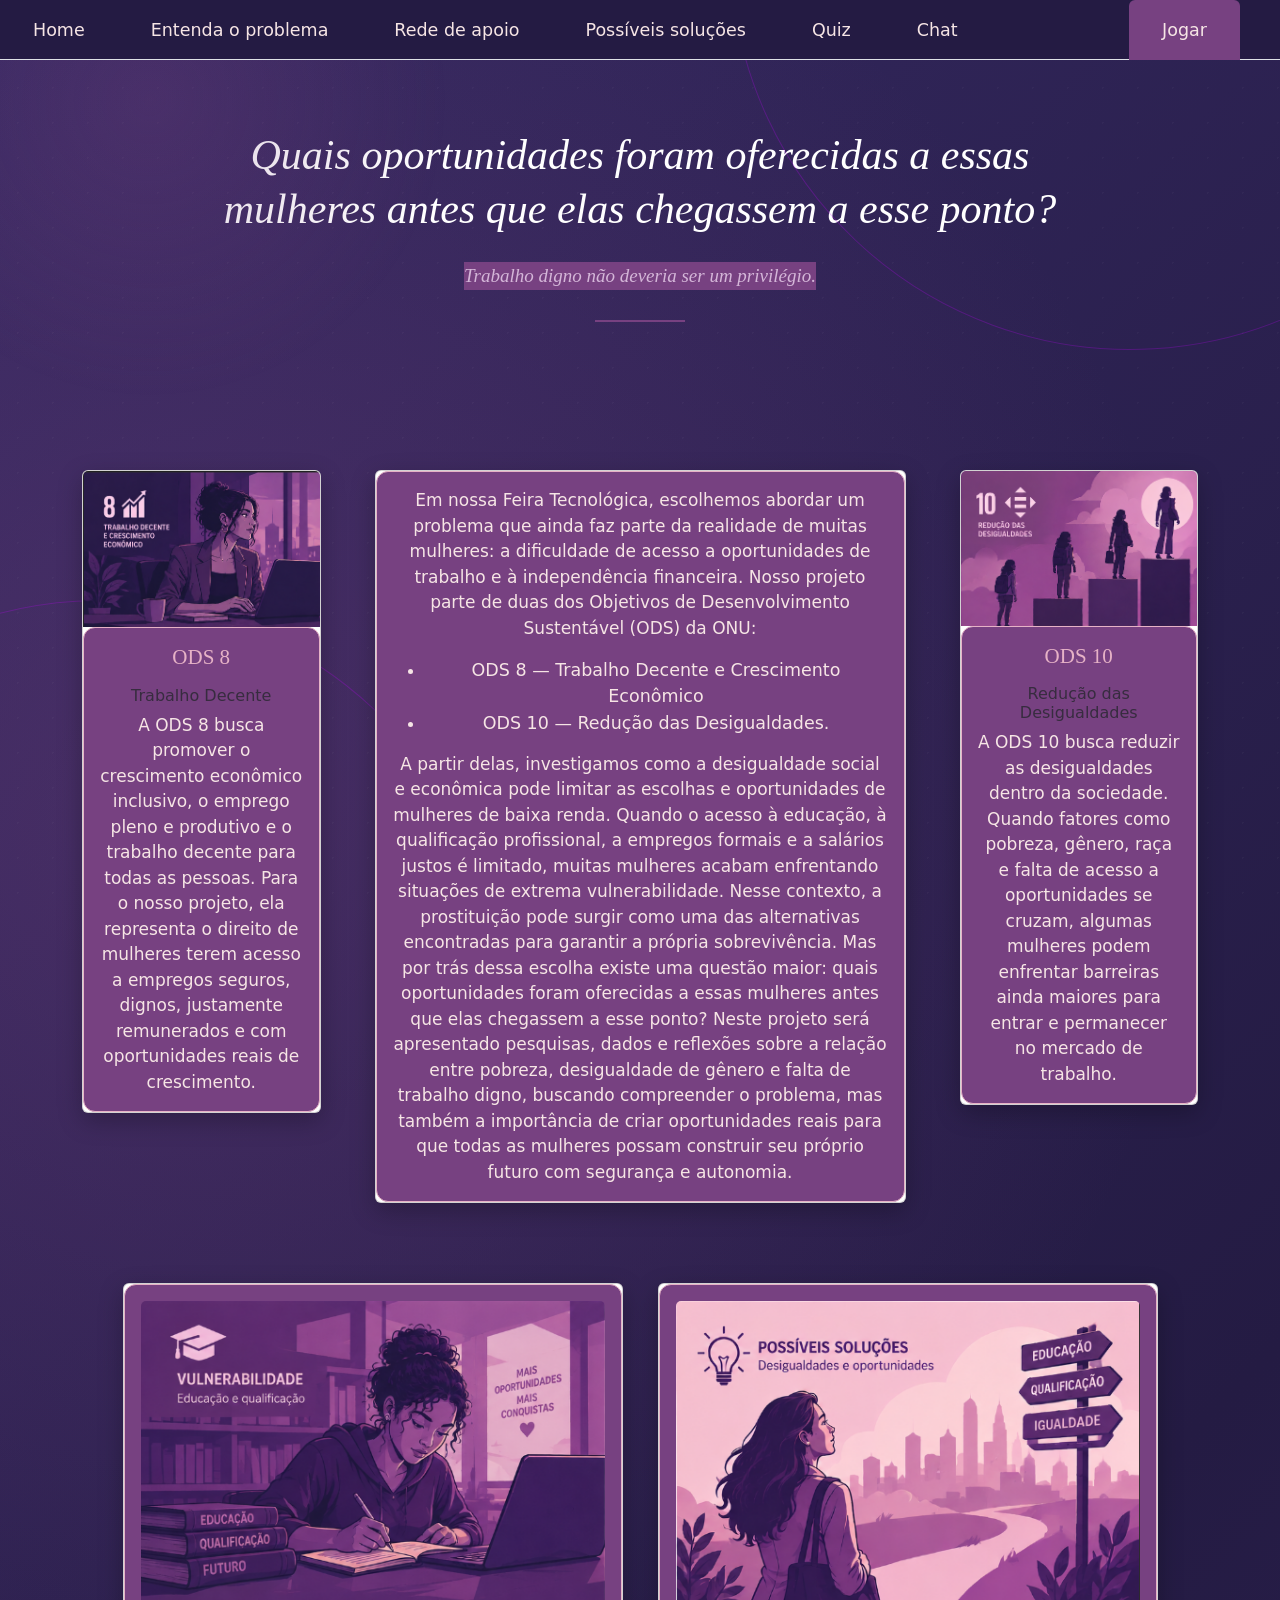
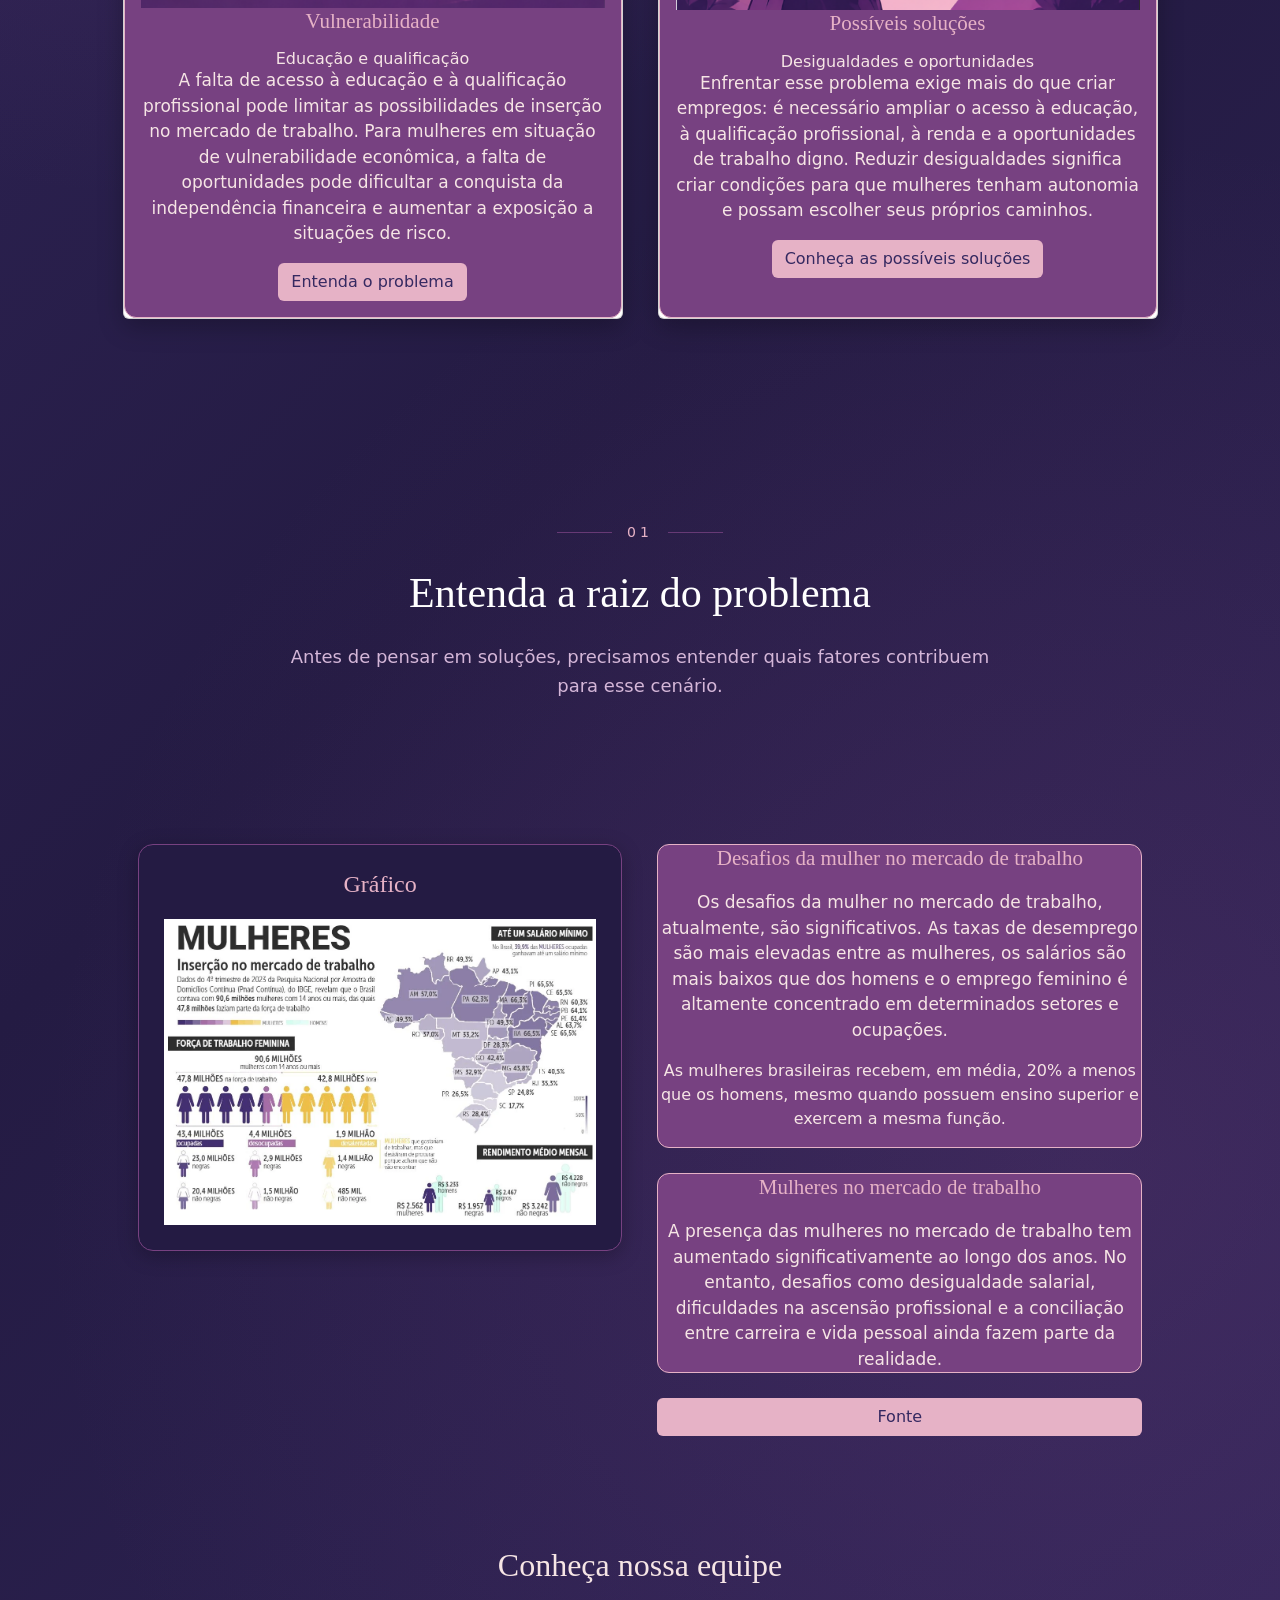
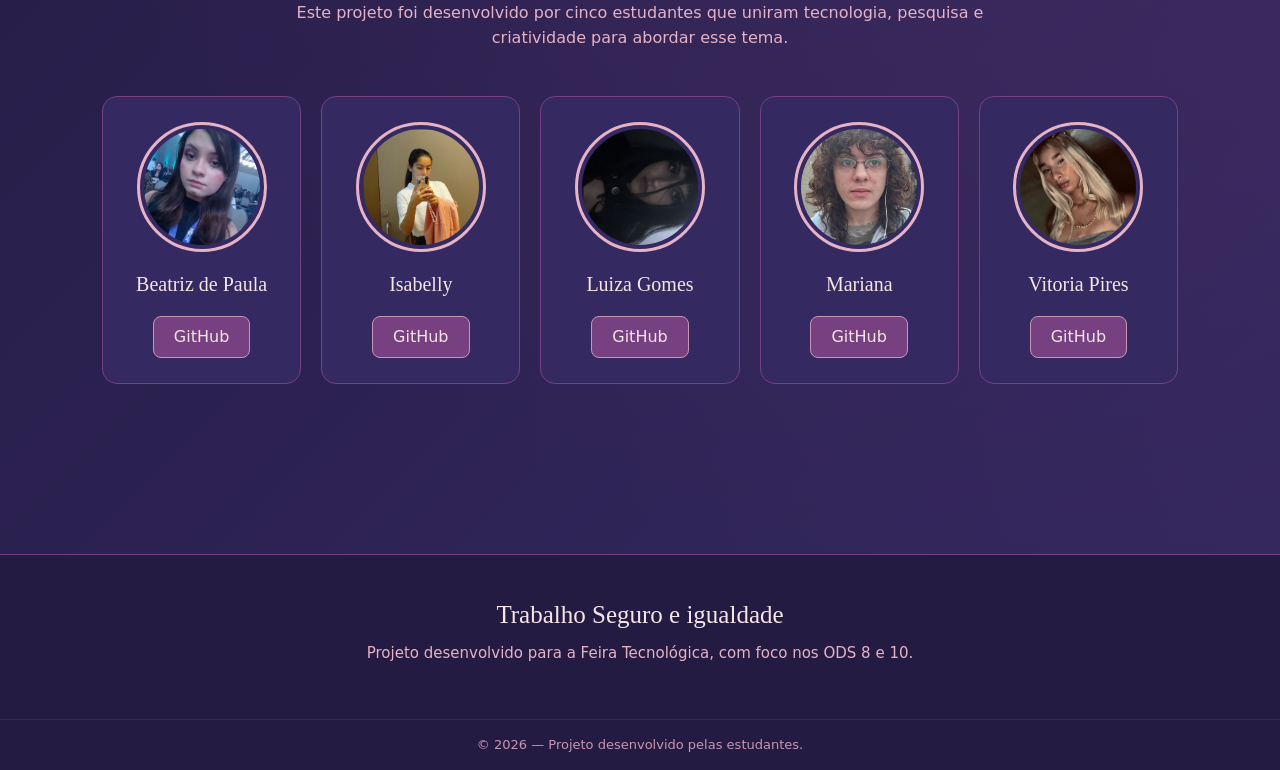
<file: index.html>
<!DOCTYPE html>
<html lang="pt-BR">
 
<head>
    <meta charset="UTF-8">
    <meta name="viewport" content="width=device-width, initial-scale=1.0">
    <link href="https://cdn.jsdelivr.net/npm/bootstrap@5.3.8/dist/css/bootstrap.min.css" rel="stylesheet"
        integrity="sha384-sRIl4kxILFvY47J16cr9ZwB07vP4J8+LH7qKQnuqkuIAvNWLzeN8tE5YBujZqJLB" crossorigin="anonymous">
    <link rel="stylesheet" href="style.css">
    <title>Além da escolha</title>
    <link rel="shortcut icon" href="img/icon.png" type="image/x-icon">
</head>
 
<body>
    <!-- isso faz parte do background -->
    <div class="background-lines"></div>
 
    <ul class="nav nav-tabs">
        <li class="nav-item">
            <a class="nav-link" aria-current="page" href="index.html">Home</a>
        </li>
        <li class="nav-item">
            <a class="nav-link" href="index.html#entenda-problema">Entenda o problema</a>
        </li>
        <!-- <li class="nav-item">
            <a class="nav-link" href="entrevista.html">Entrevista</a>
        </li> -->
        <li class="nav-item">
            <a class="nav-link" href="auxilio.html#rede-apoio">Rede de apoio</a>
        </li>
        <li class="nav-item">
            <a class="nav-link" href="auxilio.html#alternativas">Possíveis soluções</a>
        </li>
        <li class="nav-item">
            <a class="nav-link" href="quiz.html">Quiz</a>
        </li>
        <li class="nav-item">
            <a class="nav-link" href="chat.php">Chat</a>
        </li>
 
        <a class="nav-link btn-jogo" href="jogo.html">Jogar</a>
    </ul>
 
    <!-- FRASE DE IMPACTO -->
    <section class="frase-impacto">
        <p>
            Quais oportunidades foram oferecidas a essas mulheres
            antes que elas chegassem a esse ponto?
        </p>
 
        <span>
            Trabalho digno não deveria ser um privilégio.
        </span>
    </section>
 
 
    <div class="container text-center marginup">
 
        <!-- CARDS ODS -->
        <div class="row">
 
            <div class="col">
                <div class="card" style="width: 18rem;">
                    <img src="img/ods8.png" class="card-img-top" alt="...">
                    <div class="card-body">
                        <h5 class="card-title">ODS 8</h5>
                        <h6 class="card-subtitle mb-2 text-body-secondary">Trabalho Decente</h6>
                        <p class="card-text">
                            A ODS 8 busca promover o crescimento econômico inclusivo, o emprego pleno e
                            produtivo e o trabalho decente para todas as pessoas. Para o nosso projeto, ela
                            representa o direito de mulheres terem acesso a empregos seguros, dignos,
                            justamente remunerados e com oportunidades reais de crescimento.
                        </p>
                    </div>
                </div>
            </div>
 
            <div class="col">
                <div class="card" style="width: 18rem;">
                    <img src="img/ods10.png" class="card-img-top" alt="...">
                    <div class="card-body">
                        <h5 class="card-title">ODS 10</h5>
                        <h6 class="card-subtitle mb-2 text-body-secondary">Redução das Desigualdades</h6>
                        <p class="card-text">
                            A ODS 10 busca reduzir as desigualdades dentro da sociedade. Quando fatores
                            como pobreza, gênero, raça e falta de acesso a oportunidades se cruzam, algumas
                            mulheres podem enfrentar barreiras ainda maiores para entrar e permanecer no
                            mercado de trabalho.
                        </p>
                    </div>
                </div>
            </div>
 
            <!-- CARD CENTRAL -->
            <div class="col-6">
                <div class="card">
                    <div class="card-body">
 
                        <p class="card-text">
                            Em nossa Feira Tecnológica, escolhemos abordar um problema que ainda faz parte da
                            realidade de muitas mulheres: a dificuldade de acesso a oportunidades de trabalho
                            e à independência financeira.
 
                            Nosso projeto parte de duas dos Objetivos de Desenvolvimento Sustentável (ODS)
                            da ONU:
                        </p>
 
                        <ul>
                            <li>ODS 8 — Trabalho Decente e Crescimento Econômico</li>
                            <li>ODS 10 — Redução das Desigualdades.</li>
                        </ul>
 
                        <p class="card-text">
                            A partir delas, investigamos como a desigualdade social e econômica pode limitar
                            as escolhas e oportunidades de mulheres de baixa renda.
 
                            Quando o acesso à educação, à qualificação profissional, a empregos formais e a
                            salários justos é limitado, muitas mulheres acabam enfrentando situações de
                            extrema vulnerabilidade. Nesse contexto, a prostituição pode surgir como uma das
                            alternativas encontradas para garantir a própria sobrevivência.
 
                            Mas por trás dessa escolha existe uma questão maior: quais oportunidades foram
                            oferecidas a essas mulheres antes que elas chegassem a esse ponto?
 
                            Neste projeto será apresentado pesquisas, dados e reflexões sobre a relação entre
                            pobreza, desigualdade de gênero e falta de trabalho digno, buscando compreender o
                            problema, mas também a importância de criar oportunidades reais para que todas as
                            mulheres possam construir seu próprio futuro com segurança e autonomia.
                        </p>
 
                    </div>
                </div>
            </div>
 
        </div> <!-- fim .row -->
 
 
        <!-- CARDS ENTENDA O PROBLEMA -->
        <section class="secao-problema">
            <div class="problema-container">
 
                <div class="card card-problema">
                    <div class="card-body">
                        <img src="img/vulnerabilidade.png" class="card-img-top" alt="...">
 
                        <h5 class="card-title">Vulnerabilidade</h5>
 
                        <h6 class="card-subtitle">Educação e qualificação</h6>
 
                        <p class="card-text">
                            A falta de acesso à educação e à qualificação
                            profissional pode limitar as possibilidades de
                            inserção no mercado de trabalho.
 
                            Para mulheres em situação de vulnerabilidade
                            econômica, a falta de oportunidades pode dificultar
                            a conquista da independência financeira e aumentar
                            a exposição a situações de risco.
                        </p>
 
                        <a href="#entenda-problema" class="btn">Entenda o problema</a>
                    </div>
                </div>
 
                <div class="card card-problema">
                    <div class="card-body">
                        <img src="img/solução.png" class="card-img-top" alt="...">
 
                        <h5 class="card-title">Possíveis soluções</h5>
 
                        <h6 class="card-subtitle">Desigualdades e oportunidades</h6>
 
                        <p class="card-text">
                            Enfrentar esse problema exige mais do que criar
                            empregos: é necessário ampliar o acesso à educação,
                            à qualificação profissional, à renda e a oportunidades
                            de trabalho digno.
 
                            Reduzir desigualdades significa criar condições para
                            que mulheres tenham autonomia e possam escolher seus
                            próprios caminhos.
                        </p>
 
                        <a href="auxilio.html" class="btn">Conheça as possíveis soluções</a>
                    </div>
                </div>
 
            </div>
        </section>
 
 
        <!-- INÍCIO: ENTENDA O PROBLEMA -->
        <section id="entenda-problema" class="inicio-problema">
 
            <div class="marcador-problema">
                <span>01</span>
            </div>
 
            <h2>Entenda a raiz do problema</h2>
 
            <p>
                Antes de pensar em soluções, precisamos entender
                quais fatores contribuem para esse cenário.
            </p>
 
        </section>
 
 
        <section class="entenda-problema">
            <div class="area-dados">
 
                <!-- COLUNA 1: GRÁFICO -->
                <div class="tabelas-container">
                    <div class="tabela-dados">
                        <h3>Gráfico</h3>
 
                        <img class="grafico"
                            src="img/grafico1.webp"
                            alt="Gráfico sobre mulheres no mercado de trabalho">
                    </div>
                </div>
 
                <!-- COLUNA 2: CARDS DE TEXTO -->
                <div class="cards-container">
 
                    <div class="area-texto">
                        <div class="card-body">
                            <h5 class="card-title">Desafios da mulher no mercado de trabalho</h5>
 
                            <p class="card-text">
                                Os desafios da mulher no mercado de trabalho,
                                atualmente, são significativos. As taxas de
                                desemprego são mais elevadas entre as mulheres,
                                os salários são mais baixos que dos homens
                                e o emprego feminino é altamente concentrado
                                em determinados setores e ocupações.
                            </p>
 
                            <p>
                                As mulheres brasileiras recebem, em média,
                                20% a menos que os homens, mesmo quando
                                possuem ensino superior e exercem a mesma função.
                            </p>
                        </div>
                    </div>
 
                    <div class="card-texto">
                        <div class="card-body">
                            <h5 class="card-title">Mulheres no mercado de trabalho</h5>
 
                            <p class="card-text">
                                A presença das mulheres no mercado de trabalho
                                tem aumentado significativamente ao longo dos anos.
                                No entanto, desafios como desigualdade salarial,
                                dificuldades na ascensão profissional e a
                                conciliação entre carreira e vida pessoal
                                ainda fazem parte da realidade.
                            </p>
                        </div>
                    </div>
 
                    <a class="btn" href="https://www.gupy.io/blog-do-emprego/mulheres-no-mercado-de-trabalho">
                        Fonte
                    </a>
 
                </div>
 
            </div>
        </section>
 
 
        <!-- EQUIPE -->
        <section class="devs">
 
            <div class="devs-titulo">
                <h2>Conheça nossa equipe</h2>
                <p>
                    Este projeto foi desenvolvido por cinco estudantes que uniram
                    tecnologia, pesquisa e criatividade para abordar esse tema.
                </p>
            </div>
 
            <div class="devs-container">
 
                <!-- DEV 1 -->
                <div class="dev-card">
                    <img src="img/bia.jpg" alt="">
                    <h3>Beatriz de Paula</h3>
                    <a href="https://github.com/biadepaulav" target="_blank" class="github-btn">GitHub</a>
                </div>
 
                <!-- DEV 2 -->
                <div class="dev-card">
                    <img src="img/belly.PNG" alt="">
                    <h3>Isabelly</h3>
                    <a href="https://github.com/isabellyBS" target="_blank" class="github-btn">GitHub</a>
                </div>
 
                <!-- DEV 3 -->
                <div class="dev-card">
                    <img src="img/eu.PNG" alt="">
                    <h3>Luiza Gomes</h3>
                    <a href="https://github.com/luizagomes1008" target="_blank" class="github-btn">GitHub</a>
                </div>
 
                <!-- DEV 4 -->
                <div class="dev-card">
                    <img src="img/1000113112.jpg" alt="">
                    <h3>Mariana</h3>
                    <a href="https://github.com/MariCSilva" target="_blank" class="github-btn">GitHub</a>
                </div>
 
                <!-- DEV 5 -->
                <div class="dev-card">
                    <img src="img/IMG_9722.jpeg" alt="">
                    <h3>Vitoria Pires</h3>
                    <a href="https://github.com/vihhpires" target="_blank" class="github-btn">GitHub</a>
                </div>
 
            </div>
 
        </section>
 
    </div> <!-- fim .container -->
 
 
    <!-- RODAPÉ -->
    <footer class="footer">
 
        <div class="footer-conteudo">
            <h3>Trabalho Seguro e igualdade</h3>
 
            <p>
                Projeto desenvolvido para a Feira Tecnológica,
                com foco nos ODS 8 e 10.
            </p>
        </div>
 
        <div class="footer-final">
            <p>© 2026 — Projeto desenvolvido pelas estudantes.</p>
        </div>
 
    </footer>
 
    <script src="https://cdn.jsdelivr.net/npm/bootstrap@5.3.8/dist/js/bootstrap.bundle.min.js"></script>
</body>
 
</html>
</file>
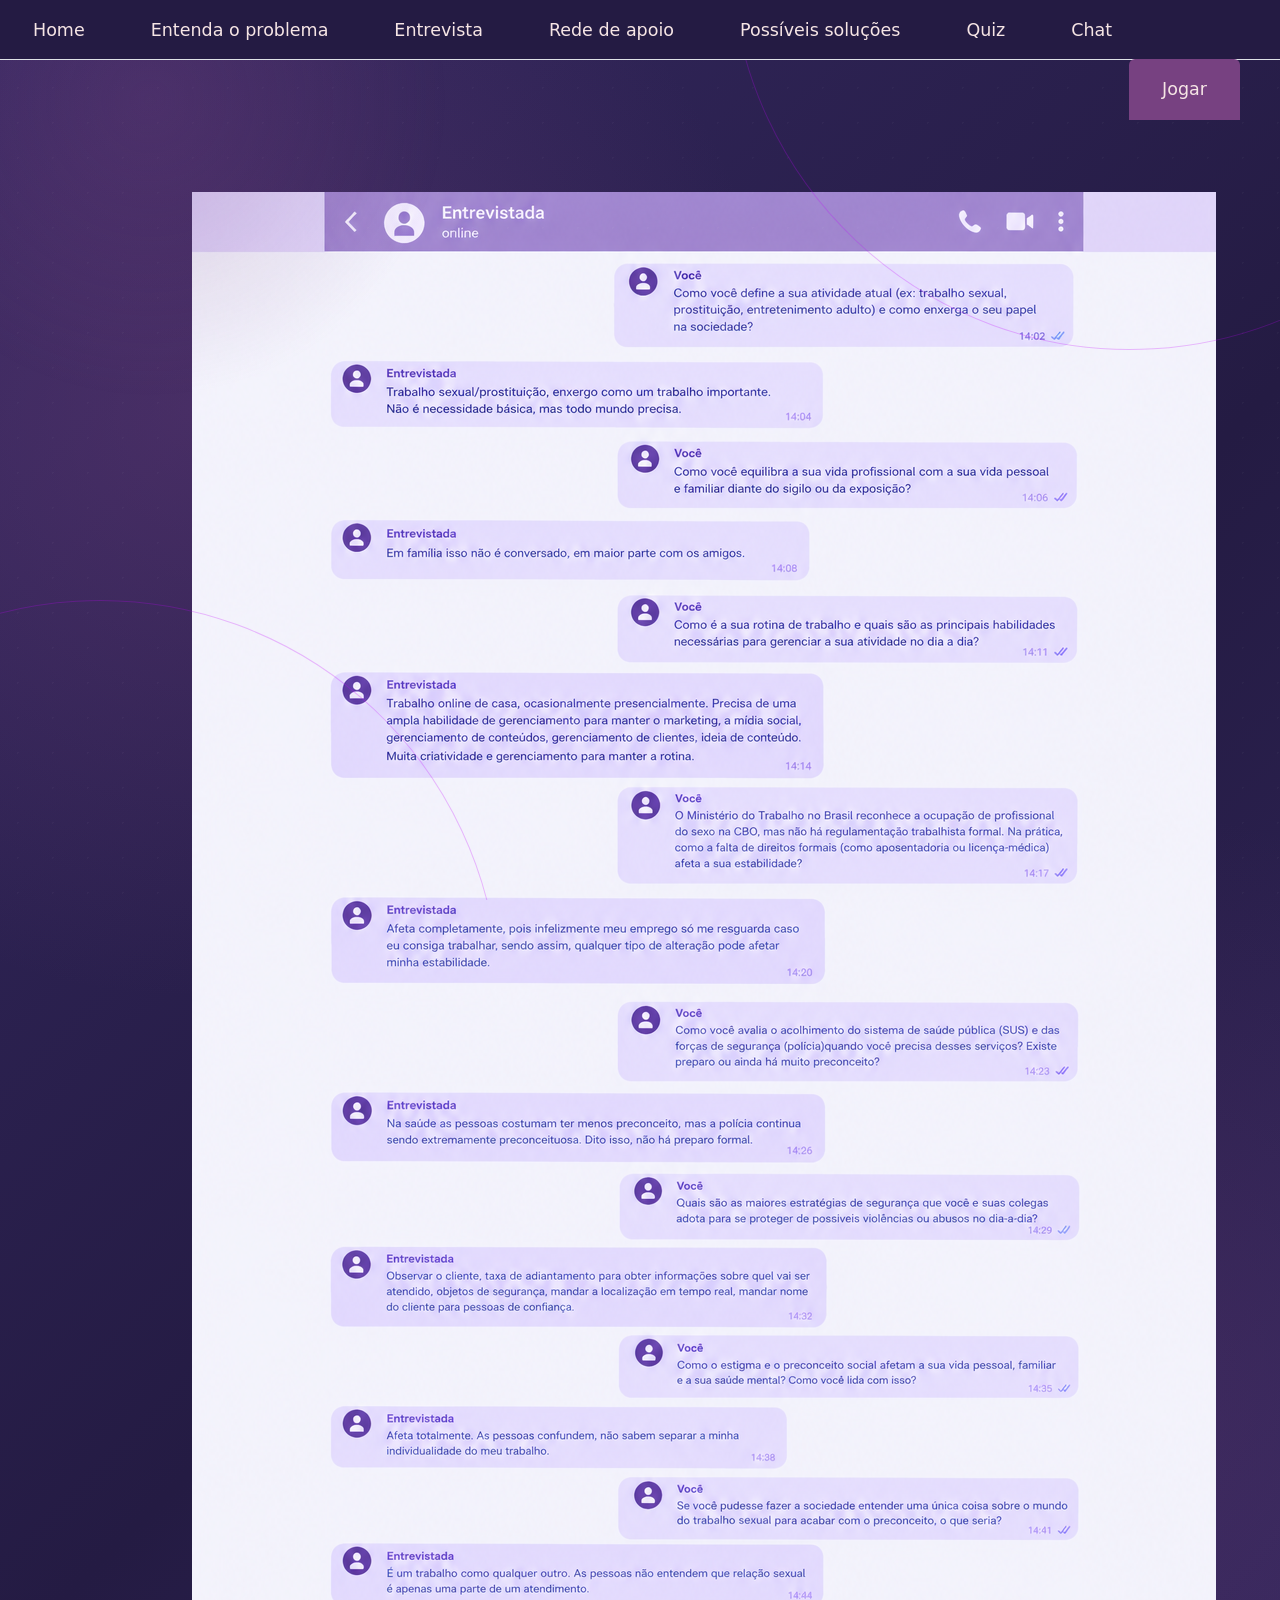
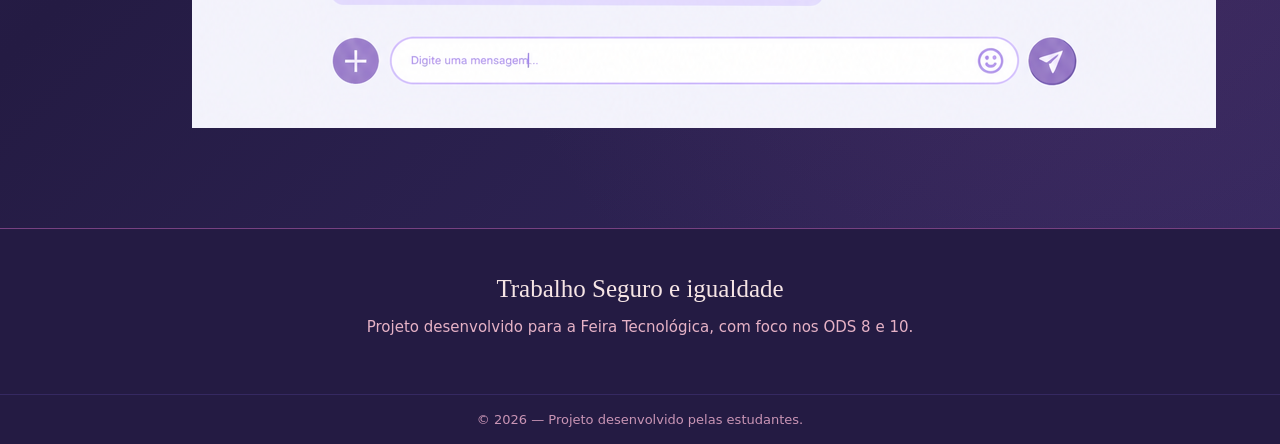
<file: entrevista.html>
<!DOCTYPE html>
<html lang="pt-BR">

<head>
    <meta charset="UTF-8">
    <meta name="viewport" content="width=device-width, initial-scale=1.0">
    <link href="https://cdn.jsdelivr.net/npm/bootstrap@5.3.8/dist/css/bootstrap.min.css" rel="stylesheet"
        integrity="sha384-sRIl4kxILFvY47J16cr9ZwB07vP4J8+LH7qKQnuqkuIAvNWLzeN8tE5YBujZqJLB" crossorigin="anonymous">
    <link rel="stylesheet" href="style.css">
    <link rel="shortcut icon" href="img/icon.png" type="image/x-icon">
    <title>projeto</title>
</head>

<body>
<!-- isso faz parte do bakcground-->
    <div class="background-lines"></div>
    <ul class="nav nav-tabs">
        <li class="nav-item">
            <a class="nav-link" aria-current="page" href="index.html">Home</a>
        </li>
        <li class="nav-item">
            <a class="nav-link" href="#entenda-problema"> Entenda o problema</a>
        </li>
        <li class="nav-item">
            <a class="nav-link" href="entrevista.html"> Entrevista</a>
        </li>
        <li class="nav-item">
            <a class="nav-link" href="auxilio.html#rede-apoio"> Rede de apoio</a>
        </li>
        <li class="nav-item">
            <a class="nav-link" href="auxilio.html#alternativas">Possíveis soluções</a>
        </li>
        <li class="nav-item">
            <a class="nav-link" href="quiz.html">Quiz</a>
        </li>
        <li class="nav-item">
            <a class="nav-link" href="chat.php">Chat</a>
        </li>

        <a class=" nav-link btn-jogo" href="jogo.html">Jogar</a>
    </ul>


    <section class="entrevista">

        <img src="img/ChatGPT Image 23 de set. de 2026, 18_13_25.png" alt="mensagem">

    </section>

    </body>

<footer class="footer">


    <div class="footer-conteudo">

        <h3>Trabalho Seguro e igualdade</h3>

        <p>
            Projeto desenvolvido para a Feira Tecnológica,
            com foco nos ODS 8 e 10.
        </p>



    </div>

    <div class="footer-final">
        <p>© 2026 — Projeto desenvolvido pelas estudantes.</p>
    </div>

</footer>
</html>
</file>
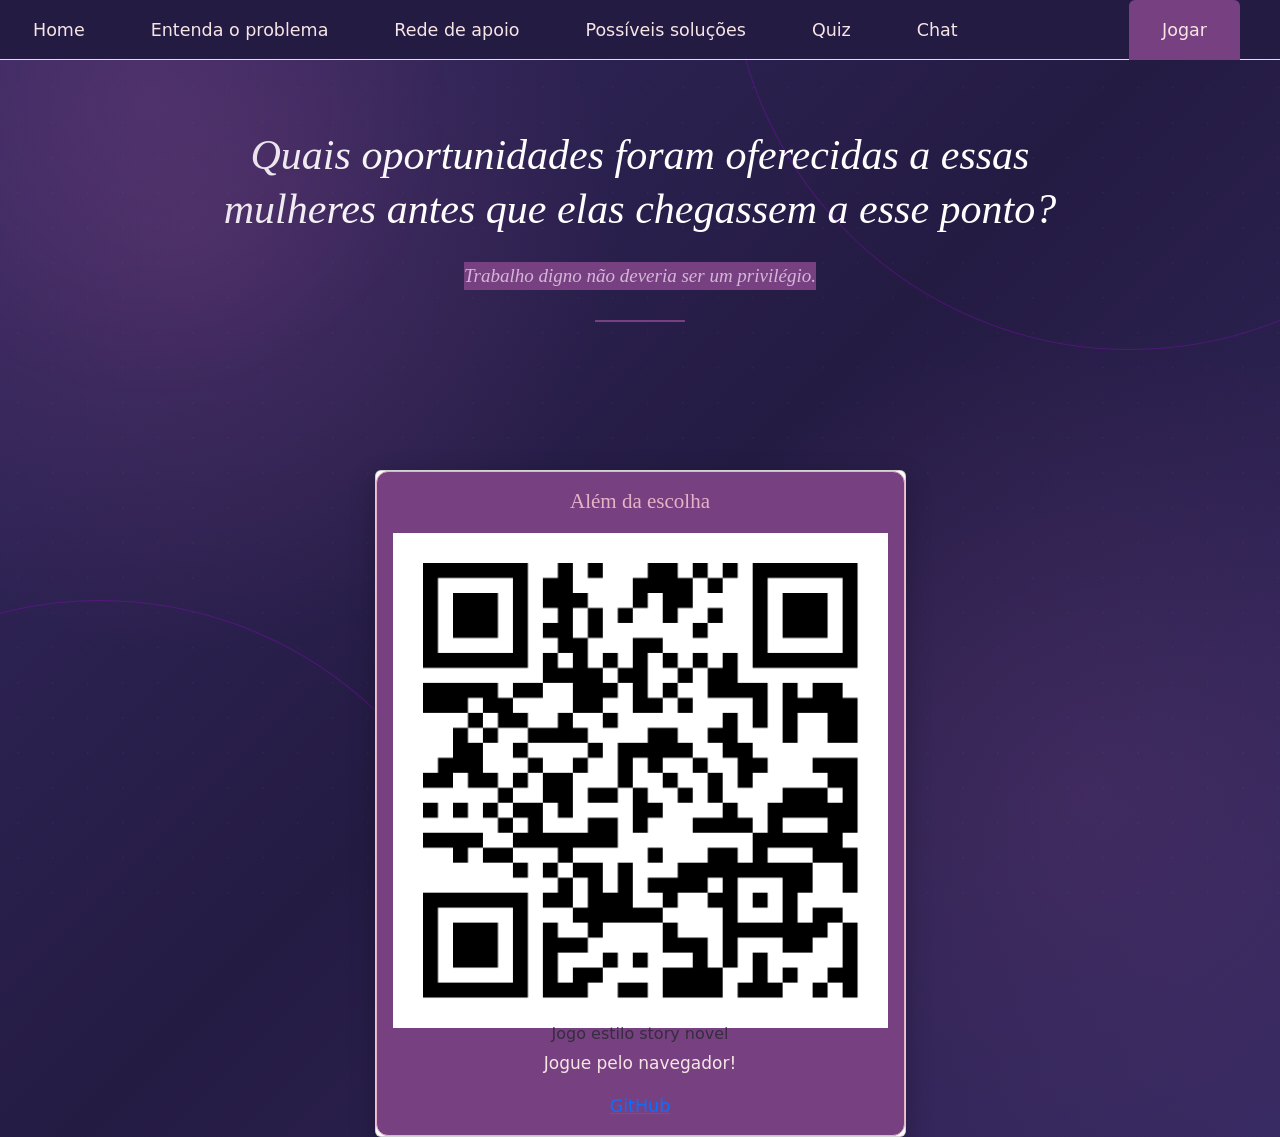
<file: jogo.html>
<!DOCTYPE html>
<html lang="pt-BR">
 
<head>
    <meta charset="UTF-8">
    <meta name="viewport" content="width=device-width, initial-scale=1.0">
    <link href="https://cdn.jsdelivr.net/npm/bootstrap@5.3.8/dist/css/bootstrap.min.css" rel="stylesheet"
        integrity="sha384-sRIl4kxILFvY47J16cr9ZwB07vP4J8+LH7qKQnuqkuIAvNWLzeN8tE5YBujZqJLB" crossorigin="anonymous">
    <link rel="stylesheet" href="style.css">
    <title>projeto</title>
    <link rel="shortcut icon" href="img/icon.png" type="image/x-icon">
</head>
 
<body>
    <!-- isso faz parte do background -->
    <div class="background-lines"></div>
 
    <ul class="nav nav-tabs">
        <li class="nav-item">
            <a class="nav-link" aria-current="page" href="index.html">Home</a>
        </li>
        <li class="nav-item">
            <a class="nav-link" href="index.html#entenda-problema">Entenda o problema</a>
        </li>
        <!-- <li class="nav-item">
            <a class="nav-link" href="entrevista.html">Entrevista</a>
        </li> -->
        <li class="nav-item">
            <a class="nav-link" href="auxilio.html#rede-apoio">Rede de apoio</a>
        </li>
        <li class="nav-item">
            <a class="nav-link" href="auxilio.html#alternativas">Possíveis soluções</a>
        </li>
        <li class="nav-item">
            <a class="nav-link" href="quiz.html">Quiz</a>
        </li>
        <li class="nav-item">
            <a class="nav-link" href="chat.php">Chat</a>
        </li>
 
        <a class="nav-link btn-jogo" href="jogo.html">Jogar</a>
    </ul>
 
    <section class="frase-impacto">
        <p>
            Quais oportunidades foram oferecidas a essas mulheres
            antes que elas chegassem a esse ponto?
        </p>
 
        <span>
            Trabalho digno não deveria ser um privilégio.
        </span>
    </section>
 
    <div class="container text-center marginup">
        <div class="row">
 
            <div class="col-6">
                <div class="card">
                    <div class="card-body">
                        <h5 class="card-title">Além da escolha</h5>
 
                        <img src="img/qrcodeweb.jpeg" alt="QR code para jogar pelo navegador">
 
                        <h6 class="card-subtitle mb-2 text-body-secondary">Jogo estilo story novel</h6>
 
                        <p class="card-text">Jogue pelo navegador!</p>
 
                        <a href="https://github.com/luizagomes1008/projeto_feira/tree/main/escolha/game"
                            class="card-link">GitHub</a>
                    </div>
                </div>
            </div>
 
            <div class="col">
            </div>
 
        </div>
    </div>
</body>
 
</html>
</file>
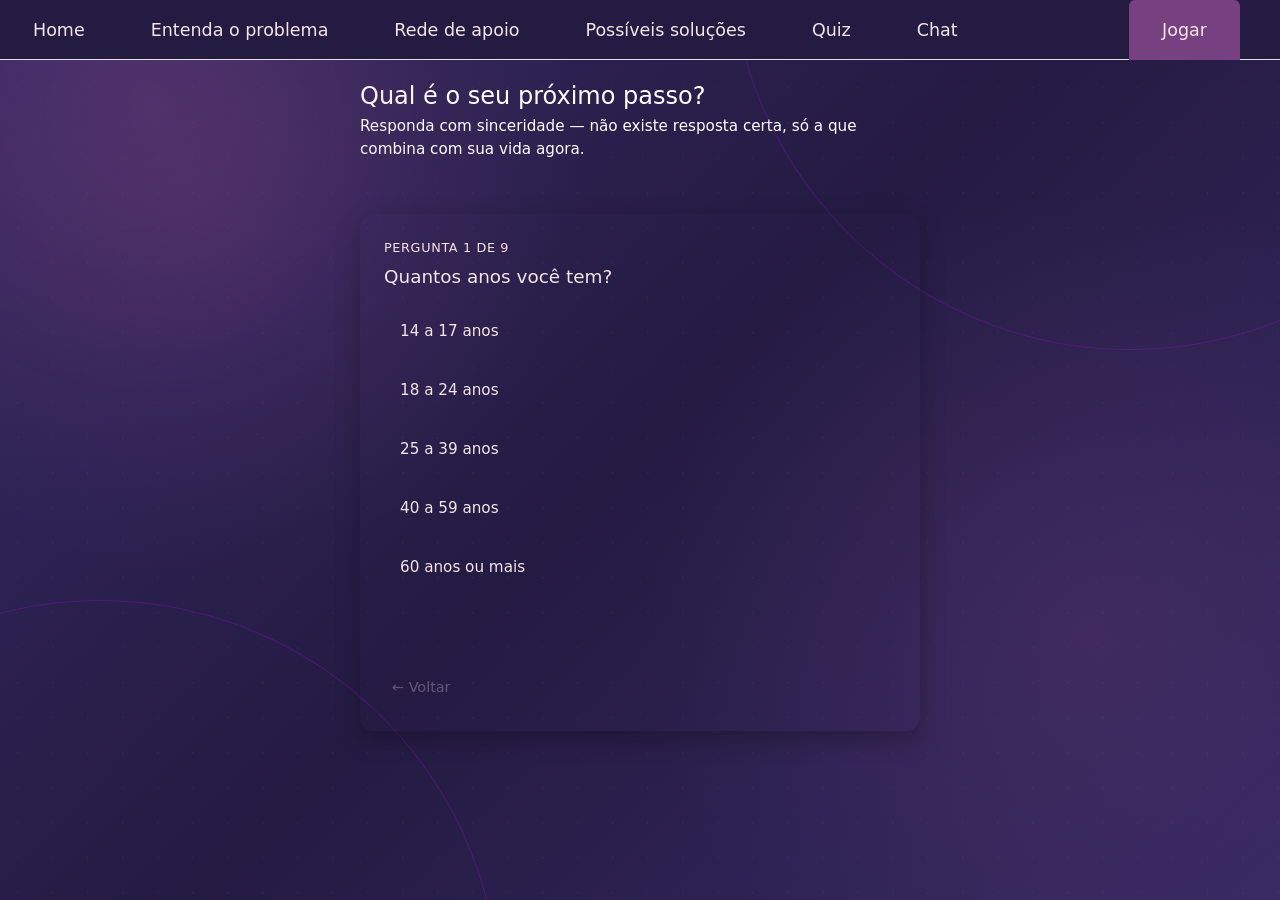
<file: quiz.html>
<!DOCTYPE html>
<html lang="pt-BR">
 
<head>
    <meta charset="UTF-8">
    <meta name="viewport" content="width=device-width, initial-scale=1, viewport-fit=cover">
    <title>Quiz: Qual seu próximo passo?</title>
    <link rel="shortcut icon" href="img/icon.png" type="image/x-icon">
    <link href="https://cdn.jsdelivr.net/npm/bootstrap@5.3.8/dist/css/bootstrap.min.css" rel="stylesheet"
        integrity="sha384-sRIl4kxILFvY47J16cr9ZwB07vP4J8+LH7qKQnuqkuIAvNWLzeN8tE5YBujZqJLB" crossorigin="anonymous">
    <link rel="stylesheet" href="style.css">
 
    <style>
        /* :root {
            --bg: #fdf6f0;
            --card: #ffffff;
            --ink: #2b2b2b;
            --sub: #6b6b6b;
            --accent: #a8324a;
            --accent-light: #f4dde2;
            --line: #eee2da;
            box-sizing: border-box;
            padding-top: env(safe-area-inset-top, 0px);
            padding-bottom: env(safe-area-inset-bottom, 0px);
        } */
 
        @media (prefers-color-scheme: dark) {
            :root:not([data-theme="light"]) {
                --bg: #1b1516;
                --card: #241d1e;
                --ink: #f3ece9;
                --sub: #b8aca8;
                --accent: #9770e0;
                --accent-light: #34223a;
                --line: #3a2c2c;
            }
        }
 
        :root[data-theme="dark"] {
            --bg: #1b1516;
            --card: #241d1e;
            --ink: #f3ece9;
            --sub: #b8aca8;
            --accent: #9770e0;
            --accent-light: #3a2226;
            --line: #3a2c2c;
        }
 
        html {
            scroll-padding-top: env(safe-area-inset-top, 0px);
            height: 100%;
        }
 
        body {
            height: 100%;
            margin: 0;
            display: flex;
            justify-content: center;
            padding: 32px 16px;
            padding-bottom: 0;
        }
 
        .wrap {
            width: 100%;
            max-width: 560px;
            padding-top: 50px;
        }
 
        h1 {
            font-size: 1.5rem;
            margin: 0 0 4px;
        }
 
        .lead {
            color: var(--sub);
            font-size: .95rem;
            margin: 0 0 24px;
        }
 
        .progress {
            height: 6px;
            background: var(--line);
            border-radius: 99px;
            overflow: hidden;
            margin-bottom: 24px;
        }
 
        .progress-bar {
            height: 100%;
            background: var(--accent);
            width: 0%;
            transition: width .3s;
        }
 
        .card {
            background: var(--card);
            border: 1px solid var(--line);
            border-radius: 14px;
            padding: 24px;
            box-shadow: 0 2px 10px rgba(0, 0, 0, .04);
        }
 
        .qnum {
            color: var(--accent);
            font-size: .8rem;
            letter-spacing: .05em;
            text-transform: uppercase;
            margin-bottom: 6px;
        }
 
        .qtext {
            font-size: 1.15rem;
            line-height: 1.4;
            margin-bottom: 18px;
        }
 
        .opt {
            display: block;
            width: 100%;
            text-align: left;
            padding: 13px 16px;
            margin-bottom: 10px;
            border: 1px solid var(--line);
            border-radius: 10px;
            background: transparent;
            color: var(--ink);
            font-family: inherit;
            font-size: .95rem;
            cursor: pointer;
            transition: all .15s;
        }
 
        .opt:hover {
            border-color: var(--accent);
            background: var(--accent-light);
        }
 
        .nav-quiz {
            display: flex;
            padding-top: 50px;
            justify-content: space-between;
            margin-top: 18px;
        }
 
        .back {
            background: none;
            border: none;
            color: var(--sub);
            font-family: inherit;
            font-size: .9rem;
            cursor: pointer;
            padding: 8px;
        }
 
        .back:disabled {
            opacity: .3;
            cursor: default;
        }
 
        .result h2 {
            color: var(--accent);
            font-size: 1.4rem;
            margin: 0 0 6px;
        }
 
        .result .why {
            color: var(--sub);
            font-size: .9rem;
            margin-bottom: 18px;
            line-height: 1.5;
        }
 
        .also {
            margin-top: 18px;
            padding-top: 18px;
            border-top: 1px solid var(--line);
            font-size: .9rem;
            color: var(--sub);
        }
 
        .also b {
            color: var(--ink);
        }
 
        .restart {
            margin-top: 20px;
            background: var(--accent);
            color: #fff;
            border: none;
            padding: 12px 20px;
            border-radius: 10px;
            font-family: inherit;
            font-size: .9rem;
            cursor: pointer;
        }
    </style>
 
    <link rel="stylesheet" href="style.css">
</head>
 
<body>
    <!-- isso faz parte do background -->
    <div class="background-lines"></div>
 
    <ul class="nav nav-tabs">
        <li class="nav-item">
            <a class="nav-link" aria-current="page" href="index.html">Home</a>
        </li>
        <li class="nav-item">
            <a class="nav-link" href="index.html#entenda-problema">Entenda o problema</a>
        </li>
        <!-- <li class="nav-item">
            <a class="nav-link" href="entrevista.html">Entrevista</a>
        </li> -->
        <li class="nav-item">
            <a class="nav-link" href="auxilio.html#rede-apoio">Rede de apoio</a>
        </li>
        <li class="nav-item">
            <a class="nav-link" href="auxilio.html#alternativas">Possíveis soluções</a>
        </li>
        <li class="nav-item">
            <a class="nav-link" href="quiz.html">Quiz</a>
        </li>
        <li class="nav-item">
            <a class="nav-link" href="chat.php">Chat</a>
        </li>
 
        <a class="nav-link btn-jogo" href="jogo.html">Jogar</a>
    </ul>
 
    <div class="wrap">
        <h1>Qual é o seu próximo passo?</h1>
        <p class="lead">Responda com sinceridade — não existe resposta certa, só a que combina com sua vida agora.</p>
 
        <div class="progress">
            <div class="progress-bar" id="bar"></div>
        </div>
 
        <div class="card" id="card"></div>
    </div>
 
    <script>
        // ---------- Dados: perguntas, opções e pontos por categoria ----------
        // Categorias: TEC, CURSO, SEBRAE, FAC, CRAS, FREELA, EMPREGO
        const QUESTIONS = [
            {
                text: "Quantos anos você tem?",
                options: [
                    { label: "14 a 17 anos", pts: { TEC: 3, CURSO: 3, FAC: 1, CRAS: 1 } },
                    { label: "18 a 24 anos", pts: { FAC: 3, TEC: 3, EMPREGO: 2, CURSO: 2 } },
                    { label: "25 a 39 anos", pts: { EMPREGO: 3, SEBRAE: 2, FAC: 2, FREELA: 2 } },
                    { label: "40 a 59 anos", pts: { SEBRAE: 3, EMPREGO: 2, CRAS: 2, FREELA: 2 } },
                    { label: "60 anos ou mais", pts: { CRAS: 3, FREELA: 2, SEBRAE: 2 } },
                ]
            },
            {
                text: "Você tem quanto tempo livre por dia?",
                options: [
                    { label: "O dia todo", pts: { TEC: 3, FAC: 3, CURSO: 2 } },
                    { label: "Só meio período tenho ocupações, de resto estou livre", pts: { CURSO: 3, TEC: 2, FREELA: 2, EMPREGO: 2 } },
                    { label: "Por um período inteiro não tenho disponibilidade", pts: { CURSO: 3, FREELA: 3, EMPREGO: 2 } },
                    { label: "Não tenho tempo livre", pts: { FREELA: 3, CRAS: 3, EMPREGO: 1 } },
                ]
            },
            {
                text: "Você tem muitas ocupações em casa?",
                options: [
                    { label: "Sim, eu que cuido de tudo", pts: { CRAS: 3, FREELA: 3, CURSO: 2 } },
                    { label: "Algumas tarefas", pts: { CURSO: 2, TEC: 2, FREELA: 2 } },
                    { label: "Em geral, não", pts: { TEC: 3, FAC: 3, EMPREGO: 2 } },
                ]
            },
            {
                text: "Você se interessa em estudar mais para ter algum cargo melhor?",
                options: [
                    { label: "Sim!", pts: { FAC: 4, TEC: 3 } },
                    { label: "Sim, mas não muito…", pts: { TEC: 2, CURSO: 2 } },
                    { label: "Sendo rápido (menos de um semestre), sim", pts: { CURSO: 4, TEC: 1 } },
                    { label: "Não, não quero/gosto de estudar", pts: { EMPREGO: 3, FREELA: 3, SEBRAE: 2 } },
                ]
            },
            {
                text: "Você já trabalhou?",
                options: [
                    { label: "Não", pts: { CRAS: 2, CURSO: 2, TEC: 2 } },
                    { label: "Já fui voluntária, apenas", pts: { CURSO: 2, TEC: 2 } },
                    { label: "Só como jovem aprendiz", pts: { TEC: 2, EMPREGO: 2 } },
                    { label: "Já fiz estágio", pts: { EMPREGO: 3, FAC: 2 } },
                    { label: "Sim, mas não era carteira assinada", pts: { FREELA: 3, SEBRAE: 2, EMPREGO: 2 } },
                    { label: "Sim, CLT", pts: { EMPREGO: 3, FAC: 2 } },
                ]
            },
            {
                text: "Tem algum trabalho que te interessa e você gostaria de seguir?",
                options: [
                    {
                        label: "Não conheço nenhum…",
                        pts: { CRAS: 3, CURSO: 3 },
                        tip: "Isso é mais comum do que parece, e tem jeito: existem vários quizzes gratuitos de 'qual área combina comigo', inclusive de empresas consolidadas, que ajudam a mapear isso. Além disso, cursos curtos ou até vídeos na internet já costumam bastar pra entender melhor um universo profissional antes de se aprofundar nele — não precisa começar direto por um curso longo ou caro só para 'testar' uma área."
                    },
                    { label: "Sim, mas não tenho estudo para isso", pts: { TEC: 3, CURSO: 3, FAC: 2 } },
                    { label: "Sim, sou qualificada e estou tentando um emprego na área", pts: { EMPREGO: 4 } },
                    { label: "Sim, na área que estou, mas quero um cargo mais alto", pts: { FAC: 3, TEC: 2, EMPREGO: 2 } },
                ]
            },
            {
                text: "Você já tem certificado de algum curso? (considere o mais avançado que tiver)",
                options: [
                    { label: "Não", pts: { CURSO: 3, TEC: 2 } },
                    { label: "Sim, de um curso simples", pts: { TEC: 2, EMPREGO: 2 } },
                    { label: "Sim, de um curso técnico", pts: { EMPREGO: 3, FAC: 2, FREELA: 2 } },
                    { label: "Sim, de um curso superior", pts: { EMPREGO: 3, SEBRAE: 2, FAC: 1 } },
                    { label: "Sim, de superior e pós", pts: { EMPREGO: 4, SEBRAE: 3 } },
                ]
            },
            {
                text: "Você tem fácil acesso à internet?",
                options: [
                    { label: "Não", pts: { CRAS: 3, TEC: 2 } },
                    { label: "Uma bem ruim, mas sim", pts: { CURSO: 2, TEC: 2 } },
                    { label: "Só pelo celular", pts: { CURSO: 2, FREELA: 1 } },
                    { label: "Pelo celular e computador/notebook", pts: { CURSO: 3, FREELA: 3, FAC: 2, SEBRAE: 2 } },
                ]
            },
            {
                text: "Você tem alguma condição financeira?",
                options: [
                    { label: "Não, pobreza total", pts: { CRAS: 5 } },
                    { label: "Só para o básico", pts: { CRAS: 3, TEC: 2, CURSO: 2 } },
                    { label: "Menos de um salário mínimo por pessoa em casa, mas até que sim", pts: { TEC: 2, CURSO: 2, EMPREGO: 2 } },
                    { label: "Não o suficiente para esbanjar, mas sim", pts: { FAC: 2, SEBRAE: 2, EMPREGO: 2 } },
                    { label: "Dinheiro não é um problema", pts: { FAC: 3, SEBRAE: 3 } },
                ]
            },
        ];
 
        const OUTCOMES = {
            TEC: {
                name: "Curso Técnico",
                why: "Você tem um perfil que combina com uma formação técnica: dá acesso rápido a um mercado melhor, muitas vezes é gratuita (rede pública) e não exige o mesmo tempo que uma faculdade."
            },
            CURSO: {
                name: "Curso rápido (online ou ONG)",
                why: "Seu momento pede algo flexível e de curto prazo — cursos online ou oferecidos por ONGs cabem na sua rotina e já entregam uma qualificação inicial sem grande compromisso de tempo."
            },
            SEBRAE: {
                name: "SEBRAE DELAS (empreendedorismo)",
                why: "Você já tem alguma base (experiência, estudo ou estabilidade financeira) e um perfil mais independente. Vale explorar o empreendedorismo com suporte gratuito do SEBRAE DELAS."
            },
            FAC: {
                name: "Faculdade (vestibulinho ou pagar)",
                why: "Você tem disponibilidade, interesse genuíno em estudar e busca um cargo mais alto no longo prazo — uma graduação (pública via vestibulinho, ou paga) é o caminho que mais te leva pra onde quer chegar."
            },
            CRAS: {
                name: "CRAS (Assistência Social)",
                why: "Antes de pensar em qualificação profissional, pode valer buscar o CRAS mais próximo: é porta de entrada gratuita para suporte, orientação e programas que podem estabilizar sua situação primeiro."
            },
            FREELA: {
                name: "Freelancer",
                why: "Sua rotina exige flexibilidade — freelas permitem trabalhar nos seus horários, sem abrir mão da renda, usando o que você já sabe fazer."
            },
            EMPREGO: {
                name: "Ir atrás de um emprego",
                why: "Você já tem experiência e/ou qualificação suficiente para buscar diretamente uma vaga — não precisa de mais um passo intermediário, o próximo passo é a candidatura mesmo."
            }
        };
 
        // ---------- Estado ----------
        let current = 0;
        const answers = new Array(QUESTIONS.length).fill(null);
 
        function render() {
            const card = document.getElementById('card');
            document.getElementById('bar').style.width = (current / QUESTIONS.length * 100) + '%';
 
            if (current >= QUESTIONS.length) {
                renderResult(card);
                return;
            }
 
            const q = QUESTIONS[current];
            card.innerHTML = `
                <div class="qnum">Pergunta ${current + 1} de ${QUESTIONS.length}</div>
                <div class="qtext">${q.text}</div>
                ${q.options.map((o, i) => `<button class="opt" data-i="${i}">${o.label}</button>`).join('')}
                <div class="nav-quiz">
                    <button class="back" id="backBtn" ${current === 0 ? 'disabled' : ''}>&larr; Voltar</button>
                    <span></span>
                </div>
            `;
 
            card.querySelectorAll('.opt').forEach(btn => {
                btn.onclick = () => {
                    const idx = parseInt(btn.dataset.i);
                    answers[current] = idx;
                    const chosen = q.options[idx];
 
                    if (chosen.tip) {
                        renderTip(chosen.tip);
                    } else {
                        current++;
                        render();
                    }
                };
            });
 
            document.getElementById('backBtn').onclick = () => {
                if (current > 0) {
                    current--;
                    render();
                }
            };
        }
 
        function renderTip(tipText) {
            const card = document.getElementById('card');
            card.innerHTML = `
                <div class="qnum">Antes de continuar</div>
                <div class="qtext" style="font-size: 1rem; line-height: 1.55;">${tipText}</div>
                <button class="opt" id="tipContinue"
                    style="text-align: center; border-color: var(--accent); color: var(--accent); font-weight: bold;">
                    Entendi, continuar
                </button>
            `;
 
            document.getElementById('tipContinue').onclick = () => {
                current++;
                render();
            };
        }
 
        function computeScores() {
            const scores = { TEC: 0, CURSO: 0, SEBRAE: 0, FAC: 0, CRAS: 0, FREELA: 0, EMPREGO: 0 };
 
            answers.forEach((ansIdx, qi) => {
                if (ansIdx === null) return;
                const pts = QUESTIONS[qi].options[ansIdx].pts;
                for (const k in pts) scores[k] += pts[k];
            });
 
            return scores;
        }
 
        function renderResult(card) {
            document.getElementById('bar').style.width = '100%';
 
            const scores = computeScores();
            const ranked = Object.entries(scores).sort((a, b) => b[1] - a[1]);
            const [topKey, topScore] = ranked[0];
            const [secondKey, secondScore] = ranked[1];
            const top = OUTCOMES[topKey];
 
            let secondHtml = '';
 
            // mostra segundo caminho se estiver relativamente próximo do primeiro
            if (secondScore > 0 && secondScore >= topScore * 0.7) {
                secondHtml = `
                    <div class="also">
                        Também pode valer considerar: <b>${OUTCOMES[secondKey].name}</b>
                        — os dois caminhos combinam bem com o seu momento.
                    </div>
                `;
            }
 
            card.innerHTML = `
                <div class="result">
                    <div class="qnum">Seu resultado</div>
                    <h2>${top.name}</h2>
                    <div class="why">${top.why}</div>
                    ${secondHtml}
                    <button class="restart" id="restartBtn">Refazer o quiz</button>
                </div>
            `;
 
            document.getElementById('restartBtn').onclick = () => {
                current = 0;
                answers.fill(null);
                render();
            };
        }
 
        render();
    </script>
</body>
 
</html>
</file>
<file: style.css>
/* =========================
   FRASE DE IMPACTO
   ========================= */

p.card-text {
    font-size: 17px !important;
}

.frase-impacto {
    font-family: Georgia, 'Times New Roman', Times, serif;
    font-style: italic;
    min-height: 50vh;
    display: flex;
    flex-direction: column;
    justify-content: center;
    align-items: center;
    text-align: center;
    padding: 40px 20px;
    animation: entrada 3.5s ease;
}

.frase-impacto p {
    max-width: 900px;
    font-size: 42px;
    line-height: 1.3;
    color: #ffffff;
    margin: 0;
}

.frase-impacto::after {
    content: "";
    width: 90px;
    height: 2px;
    background: #774181;
    margin-top: 30px;
    animation: linha 1.5s ease;
}

.frase-impacto span {
    background-color: #774181;
    margin-top: 25px;
    font-size: 19px;
    color: #d4b6d8;
    opacity: 0;
    animation: aparecerSubtitulo 1s ease forwards;
    animation-delay: 0.8s;
}

.entrevista {
    justify-content: center;
    align-items: center;
    padding-top: 5%;
    padding-left: 15%;
    width: 100%;
    margin-top: 10%;
}

.grafico {
    max-width: 100%;
    height: auto;
}

@keyframes entrada {
    from {
        opacity: 0;
        transform: translateY(40px);
    }

    to {
        opacity: 1;
        transform: translateY(0);
    }
}

@keyframes linha {
    from {
        width: 0;
        opacity: 0;
    }

    to {
        width: 90px;
        opacity: 1;
    }
}

@keyframes aparecerSubtitulo {
    from {
        opacity: 0;
    }

    to {
        opacity: 1;
    }
}


/* =========================
   RESPONSIVIDADE DOS CARDS
   OBS: TA TENSO MANO, O BOOTSTRAP DEIXAVA QUEBRAR, DEIXAVA UM GAP ENORME,
   ENTAO DEI IMPORTANCIA AOS ROW, SE FOR NECESARIO PODEM MUDAR MENINAS
   ========================= */

.entenda-problema {
    display: grid;
    grid-template-columns: 1fr;
    gap: 30px;
    align-items: start;
    width: 90%;
    max-width: 1300px;
    margin: 40px auto;
}

.tabela-dados img {
    width: 100%;
    height: auto;
    display: block;
}

.area-texto {
    display: flex;
    flex-direction: column;
    gap: 25px;
}

.card-body {
    width: 100%;
}

.card-body img {
    max-width: 100%;
    height: auto;
}

@media (max-width: 768px) {
    .entenda-problema {
        grid-template-columns: 1fr;
        width: 92%;
        gap: 20px;
    }

    .tabela-dados {
        width: 100%;
    }

    .area-texto {
        width: 100%;
    }
}

.row {
    display: grid;
    grid-template-columns: repeat(4, 1fr);
    gap: 30px;
    align-items: start;
}

/* Cards laterais */
.row > .col {
    width: 100%;
    display: flex;
    justify-content: center;
}

/* Card central */
.row > .col-6 {
    width: 100%;
    grid-column: 2 / 4;
    grid-row: 1 / 3;
    display: flex;
    justify-content: center;
}

/* Faz os cards ocuparem todo o espaço disponível */
.row > .col .card {
    width: 100% !important;
    max-width: 18rem;
}

.row > .col-6 .card {
    width: 100% !important;
    max-width: 100%;
}


/* =========================
   TABLET
   ========================= */

@media (max-width: 1000px) {
    .row {
        grid-template-columns: repeat(2, 1fr);
        gap: 25px;
    }

    .row > .col-6 {
        grid-column: 1 / 3;
        grid-row: auto;
        order: -1;
    }

    .row > .col .card {
        max-width: 18rem;
    }
}


/* =========================
   CELULAR
   ========================= */

@media (max-width: 600px) {
    .container {
        width: 100%;
        padding-left: 15px;
        padding-right: 15px;
    }

    .row {
        display: flex;
        flex-direction: column;
        align-items: center;
        gap: 25px;
    }

    .row > .col,
    .row > .col-6 {
        width: 100%;
        display: flex;
        justify-content: center;
    }

    .row > .col-6 {
        order: -1;
    }

    .row > .col .card,
    .row > .col-6 .card {
        width: 100% !important;
        max-width: 400px;
    }
}


/* =========================
   PALETA DE CORES
   ========================= */

.first-color {
    background: #352961;
}

.second-color {
    background: #774181;
}

.third-color {
    background: #e6b2c6;
}

.fourth-color {
    background: #f6e5e5;
}

h5.card-title {
    font-family: Georgia, 'Times New Roman', Times, serif;
    color: #e6b2c6;
    font-size: 21px;
    line-height: 1.3;
    margin-bottom: 18px;
}


/* =========================
   SEÇÃO ENTENDA OS PROBLEMAS
   ========================= */

.secao-problema {
    margin-top: 80px;
    text-align: center;
    padding-bottom: 80px;
}

.problema-container {
    display: flex;
    justify-content: center;
    gap: 35px;
    flex-wrap: wrap;
}

.card-problema {
    width: 500px;
}

.marginup {
    margin-top: 20px;
}

.card {
    color: #f6e5e5;
    box-shadow: 0 8px 25px rgba(0, 0, 0, 0.25);
    font-size: 17.5px;
    transition: 0.3s ease;
}

.card:hover {
    transform: translateY(-5px);
    box-shadow: 0 12px 30px rgba(0, 0, 0, 0.35);
}

.btn {
    background-color: #e6b2c6;
    color: #352961;
    transition: 0.3s ease;
}

.btn:hover {
    background-color: #f6e5e5 !important;
    color: #352961 !important;
    transform: scale(1.1);
}

.card-body {
    background-color: #774181;
    color: #f6e5e5;
    border: 1px solid #e6b2c6;
    border-radius: 12px;
    /* background-color: #774181;
    color: #e6b2c6;
    border-style: double;
    border-color: #e6b2c6; */
}


/* =========================
   NAV BAR
   ========================= */

.btn-jogo {
    margin-left: auto;
    margin-right: 40px;
    background: #774181;
    color: #f6e5e5;
    padding: 20px 30px;
    text-decoration: none;
    border-left: 1px solid #e6b2c6;
}

.nav {
    background-color: #241b43;
    font-size: 17.5px;
    --bs-nav-link-padding-x: 2rem;
    --bs-nav-link-padding-y: 1rem;
    --bs-nav-link-font-weight: ;
    --bs-nav-link-color: var(--bs-link-color);
    --bs-nav-link-hover-color: #e6b2c6;
    --bs-nav-link-disabled-color: var(--bs-secondary-color);
    display: flex;
    padding-left: 0;
    margin-bottom: 0;
    list-style: none;
    width: 100%;
    height: 60px;
    top: 0;
    position: fixed;
    z-index: 1000;
}

.nav-link {
    color: #f6e5e5;
    /* olhar e arrumar essas variaveis pra botão n ficar estranho */
    padding: var(--bs-nav-link-padding-y) var(--bs-nav-link-padding-x);
}


/* =========================
   BACKGROUND
   Meninas, pedi pro chat um background criativo e numa pegada mais séria,
   eu achei legal, oq acham? Daqui p baixo é o codigo do chat
   ========================= */

body {
    margin: 0;
    min-height: 100vh;
    background:
        radial-gradient(circle at 15% 20%, rgba(119, 65, 129, 0.35), transparent 30%),
        radial-gradient(circle at 85% 70%, rgba(119, 65, 129, 0.25), transparent 35%),
        linear-gradient(135deg, #352961 0%, #241b43 50%, #352961 100%);
    color: #fff;
    overflow-x: hidden;
    position: relative;
}

/* Textura e pontos no fundo */
body::before {
    content: "";
    position: fixed;
    inset: 0;
    pointer-events: none;
    background-image: radial-gradient(circle, rgba(255, 255, 255, 0.12) 1px, transparent 1px);
    background-size: 35px 35px;
    opacity: 0.25;
    animation: movimentoPontos 18s linear infinite;
}

/* Brilho roxo que se movimenta */
body::after {
    content: "";
    position: fixed;
    width: 600px;
    height: 600px;
    border-radius: 50%;
    background: radial-gradient(
        circle,
        rgba(119, 65, 129, 0.25),
        transparent 70%
    );
    top: -200px;
    left: -150px;
    pointer-events: none;
    animation: brilho 12s ease-in-out infinite alternate;
}

/* Movimento discreto dos pontos */
@keyframes movimentoPontos {
    from {
        background-position: 0 0;
    }

    to {
        background-position: 70px 70px;
    }
}

/* Movimento do brilho */
@keyframes brilho {
    0% {
        transform: translate(0, 0) scale(1);
    }

    50% {
        transform: translate(250px, 180px) scale(1.15);
    }

    100% {
        transform: translate(500px, 50px) scale(0.9);
    }
}

.background-lines {
    position: fixed;
    inset: 0;
    pointer-events: none;
    overflow: hidden;
    z-index: 0;
}

.background-lines::before,
.background-lines::after {
    content: "";
    position: absolute;
    width: 800px;
    height: 800px;
    border: 1px solid rgba(195, 0, 255, 0.25);
    border-radius: 50%;
    transform: rotate(-25deg);
    animation: linhas 15s ease-in-out infinite alternate;
}

.background-lines::before {
    top: -450px;
    right: -250px;
}

.background-lines::after {
    bottom: -500px;
    left: -300px;
    animation-delay: -5s;
}

@keyframes linhas {
    from {
        transform: rotate(-25deg) scale(1);
    }

    to {
        transform: rotate(15deg) scale(1.2);
    }
}


/* =========================
   TABELAS DE DADOS
   ========================= */

.tabela-dados {
    width: 100%;
    background-color: #241b43;
    border: 1px solid #774181;
    border-radius: 15px;
    padding: 25px;
    box-sizing: border-box;
    box-shadow: 0 5px 20px rgba(0, 0, 0, 0.25);
}

/* Título da tabela */
.tabela-dados h3 {
    font-family: Georgia, 'Times New Roman', Times, serif;
    color: #e6b2c6;
    font-size: 24px;
    text-align: center;
    margin-top: 0;
    margin-bottom: 20px;
}

/* Tabela */
.tabela-dados table {
    width: 100%;
    border-collapse: collapse;
    color: #f6e5e5;
    font-size: 15px;
}

/* Cabeçalho */
.tabela-dados th {
    background-color: #774181;
    color: #ffffff;
    padding: 12px;
    text-align: center;
    border: 1px solid #8f5a99;
}

/* Células */
.tabela-dados td {
    padding: 11px;
    border: 1px solid #4b3760;
    text-align: center;
}

/* Primeira coluna alinhada à esquerda */
.tabela-dados td:first-child,
.tabela-dados th:first-child {
    text-align: left;
}

/* Efeito ao passar o mouse */
.tabela-dados tbody tr:hover {
    background-color: #352961;
}

/* Linha do total */
.tabela-dados .total {
    background-color: #774181;
}

.tabela-dados .total td {
    color: #f6e5e5;
    font-weight: bold;
}

/* Fonte */
.tabela-dados .fonte {
    color: #d4b6d8;
    font-size: 11px;
    line-height: 1.5;
    text-align: left;
    margin-top: 15px;
}


/* =========================
   ÁREA DAS TABELAS
   ========================= */

.tabelas-container {
    display: flex;
    flex-direction: column;
    gap: 25px;
    width: 100%;
}


/* =========================
   DESKTOP
   ========================= */

@media (min-width: 1001px) {
    .area-dados {
        display: grid;
        grid-template-columns: 1fr 1fr;
        gap: 35px;
        align-items: start;
        width: 100%;
    }

    .tabelas-container {
        grid-column: 1;
    }

    .cards-container {
        grid-column: 2;
        display: flex;
        flex-direction: column;
        gap: 25px;
    }
}


/* =========================
   TABLET
   ========================= */

@media (max-width: 1000px) {
    .area-dados {
        display: flex;
        flex-direction: column;
        gap: 30px;
    }

    .tabelas-container,
    .cards-container {
        width: 100%;
    }
}


/* =========================
   CELULAR
   ========================= */

@media (max-width: 600px) {
    .tabela-dados {
        padding: 18px;
        overflow-x: auto;
    }

    .tabela-dados table {
        min-width: 500px;
        font-size: 13px;
    }

    .tabela-dados th,
    .tabela-dados td {
        padding: 9px;
    }

    .tabela-dados h3 {
        font-size: 20px;
    }
}


/* =========================
   CABEÇALHO DA SEÇÃO
   ========================= */

.cabecalho-secao {
    width: 100%;
    max-width: 1100px;
    margin: 100px auto 60px;
    padding: 0 20px;
    box-sizing: border-box;
    text-align: center;
}

/* Número da seção */
.numero-secao {
    display: block;
    color: #e6b2c6;
    font-size: 14px;
    letter-spacing: 5px;
    margin-bottom: 15px;
}

/* Linha decorativa */
.linha-titulo {
    width: 65px;
    height: 2px;
    background-color: #774181;
    margin: 0 auto 25px;
}

/* Título */
.cabecalho-secao h2 {
    font-family: Georgia, 'Times New Roman', Times, serif;
    color: #ffffff;
    font-size: 38px;
    line-height: 1.2;
    margin: 0 0 20px;
}

/* Texto abaixo do título */
.cabecalho-secao p {
    max-width: 700px;
    margin: 0 auto;
    color: #d4b6d8;
    font-size: 17px;
    line-height: 1.6;
}


/* =========================
   INÍCIO — ENTENDA O PROBLEMA
   ========================= */

.inicio-problema {
    min-height: 45vh;
    display: flex;
    flex-direction: column;
    justify-content: center;
    align-items: center;
    text-align: center;
    padding: 70px 20px 50px;
    box-sizing: border-box;
    animation: aparecer-problema 1.5s ease;
}


/* =========================
   MARCADOR 01
   ========================= */

.marcador-problema {
    display: flex;
    align-items: center;
    justify-content: center;
    gap: 15px;
    margin-bottom: 25px;
}

.marcador-problema::before,
.marcador-problema::after {
    content: "";
    width: 55px;
    height: 1px;
    background-color: #774181;
    opacity: 0.8;
    animation: linha-brilho 3s ease-in-out infinite;
}

.marcador-problema span {
    color: #e6b2c6;
    font-size: 14px;
    letter-spacing: 4px;
}


/* =========================
   TÍTULO
   ========================= */

.inicio-problema h2 {
    font-family: Georgia, 'Times New Roman', Times, serif;
    font-size: 42px;
    font-weight: normal;
    color: #ffffff;
    margin: 0;
    animation: titulo-problema 2s ease;
}


/* =========================
   TEXTO
   ========================= */

.inicio-problema p {
    max-width: 700px;
    margin: 25px auto 0;
    color: #d4b6d8;
    font-size: 18px;
    line-height: 1.6;
    animation: texto-problema 2s ease;
}


/* =========================
   ANIMAÇÕES
   ========================= */

@keyframes aparecer-problema {
    from {
        opacity: 0;
    }

    to {
        opacity: 1;
    }
}

@keyframes titulo-problema {
    from {
        opacity: 0;
        transform: translateY(25px);
    }

    to {
        opacity: 1;
        transform: translateY(0);
    }
}

@keyframes texto-problema {
    from {
        opacity: 0;
        transform: translateY(15px);
    }

    to {
        opacity: 1;
        transform: translateY(0);
    }
}

@keyframes linha-brilho {
    0%,
    100% {
        opacity: 0.4;
        width: 45px;
    }

    50% {
        opacity: 1;
        width: 65px;
    }
}


/* =========================
   CARDS DE AJUDA
   ========================= */

.cards-ajuda {
    display: grid;
    grid-template-columns: 1fr 1fr;
    gap: 30px;
    width: 100%;
    max-width: 900px;
    margin: 40px auto;
}

.card-ajuda {
    width: 100%;
    min-height: 280px;
    background-color: #774181;
    border: 1px solid #e6b2c6;
    border-radius: 15px;
    box-shadow: 0 8px 25px rgba(0, 0, 0, 0.25);
    transition: 0.3s ease;
}

.card-ajuda:hover {
    transform: translateY(-6px);
    box-shadow: 0 12px 30px rgba(0, 0, 0, 0.35);
}

.card-ajuda .card-body {
    background-color: #774181;
    color: #f6e5e5;
    border: 1px solid #e6b2c6;
    border-radius: 12px;
    display: flex;
    flex-direction: column;
    align-items: center;
    justify-content: center;
    text-align: center;
    padding: 30px;
}

.card-ajuda .card-title {
    font-family: Georgia, 'Times New Roman', Times, serif;
    color: #ffffff;
    font-size: 24px;
    margin-bottom: 20px;
}

.card-ajuda .card-text {
    color: #f6e5e5;
    line-height: 1.6;
    margin-bottom: 25px;
}

.card-ajuda .btn {
    background-color: #352961;
    color: #e6b2c6;
    border: 1px solid #e6b2c6;
    padding: 10px 25px;
    transition: 0.3s ease;
}

.card-ajuda .btn:hover {
    background-color: #e6b2c6 !important;
    color: #352961 !important;
    transform: translateY(-3px);
}


/* =========================
   MODAL (BOOTSTRAP)
   ========================= */

/* Versão antiga, mantida como referência
div.modal-body {
    background-color: #774181;
    border: 5px solid #352961;
    color: #f6e5e5;
}

div.modal-footer {
    background-color: #774181;
}

div.modal-header {
    background-color: #774181;
    font-size: medium;
    font-family: 'Times New Roman', Times, serif;
    color: #ffffff;
}

.first-color {
    background: #352961;
}

.second-color {
    background: #774181;
}

.third-color {
    background: #e6b2c6;
}

.fourth-color {
    background: #f6e5e5;
}
*/

.modal-content {
    background-color: #352961;
    border: 1px solid #c995b5;
    border-radius: 12px;
    overflow: hidden;
}

/* CABEÇALHO */
div.modal-header {
    background-color: #c995b5;
    color: #241b43;
    border-bottom: 1px solid #774181;
    padding: 20px 25px;
}

div.modal-header .modal-title {
    font-family: Georgia, 'Times New Roman', Times, serif;
    font-size: 23px;
    color: #f6e5e5;
}

/* BOTÃO X */
.modal-header .btn-close {
    filter: invert(1);
}

/* CORPO */
div.modal-body {
    background-color: #ffe9f1;
    color: #774181;
    border: none;
    padding: 30px;
    font-size: 17px;
    line-height: 1.7;
}

div.modal-body p {
    margin-bottom: 18px;
}

/* RODAPÉ */
div.modal-footer {
    background-color: #c995b5;
    border-top: 1px solid #774181;
    padding: 15px 25px;
}

/* BOTÕES DO MODAL */
div.modal-footer .btn {
    background-color: #774181;
    color: #f6e5e5;
    border: 1px solid #c995b5;
    padding: 9px 20px;
    transition: 0.3s ease;
}

div.modal-footer .btn:hover {
    background-color: #352961 !important;
    color: #d4b6d8 !important;
}

.imagem-modal {
    width: 60%;
    max-width: 250px;
    display: block;
    margin: 20px auto;
    border: 2px solid #774181;
    border-radius: 20px;
    padding: 5px;
}


/* ==========================================
   SEÇÃO DE APOIOS
   ========================================== */

.secao-apoios {
    width: 100%;
    padding: 80px 6%;
    box-sizing: border-box;
}


/* GRID */

.grid-apoios {
    max-width: 1200px;
    margin: 45px auto 0;
    display: flex;
    justify-content: center;
    align-items: flex-start;
    flex-wrap: wrap;
    gap: 30px;
}


/* CARD */

.card-apoio {
    width: calc((100% - 60px) / 3);
    text-align: center;
}


/* IMAGEM */

.imagem-card {
    position: relative;
    width: 100%;
    height: 300px;
    overflow: hidden;
    border-radius: 22px;
    border: 2px solid #e6b2c6;
    box-shadow: 0 12px 30px rgba(36, 27, 67, 0.25);
    transition: 0.35s ease;
}

.imagem-card img {
    width: 100%;
    height: 100%;
    object-fit: cover;
    display: block;
    transition: 0.4s ease;
}


/* DEGRADÊ SOBRE A IMAGEM */

.imagem-card::after {
    content: "";
    position: absolute;
    inset: 0;
    background: linear-gradient(
        transparent 45%,
        rgba(36, 27, 67, 0.88) 100%
    );
    pointer-events: none;
}


/* NOME */

.nome-card {
    position: absolute;
    bottom: 0;
    left: 0;
    width: 100%;
    padding: 25px 15px 20px;
    box-sizing: border-box;
    z-index: 2;
}

.nome-card h3 {
    margin: 0;
    color: #f6e5e5;
    font-family: Georgia, serif;
    font-size: 24px;
    text-shadow: 0 2px 8px rgba(0, 0, 0, 0.4);
}


/* HOVER */

.card-apoio:hover .imagem-card {
    transform: translateY(-6px);
    border-color: #e6b2c6;
    box-shadow: 0 18px 40px rgba(36, 27, 67, 0.35);
}

.card-apoio:hover .imagem-card img {
    transform: scale(1.06);
}


/* BOTÃO SAIBA MAIS */

.botao-modal {
    margin-top: 15px;
    border: none;
    background: #e6b2c6;
    color: #352961;
    padding: 11px 22px;
    border-radius: 25px;
    font-family: Arial, sans-serif;
    font-size: 12px;
    font-weight: bold;
    cursor: pointer;
    transition: 0.25s ease;
}

.botao-modal:hover {
    background: #f6e5e5;
    transform: translateY(-2px);
    box-shadow: 0 5px 15px rgba(36, 27, 67, 0.20);
}


/* ==========================================
   MODAIS (PERSONALIZADAS)
   ========================================== */

.modal-apoio {
    position: fixed;
    inset: 0;
    z-index: 9999;
    background: rgba(36, 27, 67, 0.80);
    display: flex;
    justify-content: center;
    align-items: center;
    padding: 20px;
    box-sizing: border-box;
    opacity: 0;
    visibility: hidden;
    transition: 0.3s ease;
}

/* MODAL ABERTA */
.modal-apoio.aberta {
    opacity: 1;
    visibility: visible;
}


/* CAIXA DA MODAL */

.conteudo-modal {
    position: relative;
    width: 100%;
    max-width: 600px;
    max-height: 85vh;
    overflow-y: auto;
    background: #f6e5e5;
    color: #352961;
    border-radius: 25px;
    padding: 35px;
    box-sizing: border-box;
    box-shadow: 0 20px 60px rgba(20, 12, 40, 0.5);
    transform: translateY(25px);
    transition: 0.3s ease;
}

.modal-apoio.aberta .conteudo-modal {
    transform: translateY(0);
}


/* IMAGEM */

.modal-imagem {
    width: 100%;
    height: 180px;
    overflow: hidden;
    border-radius: 17px;
    margin-bottom: 22px;
}

.modal-imagem img {
    width: 100%;
    height: 100%;
    object-fit: cover;
}


/* TÍTULOS E TEXTO */

.conteudo-modal h2 {
    font-family: Georgia, serif;
    color: #352961;
    font-size: 30px;
    margin: 0 0 20px;
}

.conteudo-modal h3 {
    font-family: Georgia, serif;
    color: #774181;
    font-size: 18px;
    margin-top: 25px;
}

.conteudo-modal p,
.conteudo-modal li {
    font-family: Arial, sans-serif;
    font-size: 14px;
    line-height: 1.7;
}


/* BOTÃO FECHAR */

.fechar-modal {
    position: absolute;
    top: 12px;
    right: 15px;
    width: 35px;
    height: 35px;
    border: none;
    border-radius: 50%;
    background: #e6b2c6;
    color: #352961;
    font-size: 25px;
    cursor: pointer;
    z-index: 2;
    transition: 0.2s ease;
}

.fechar-modal:hover {
    background: #774181;
    color: white;
    transform: rotate(90deg);
}

@media (max-width: 900px) {
    .grid-apoios {
        grid-template-columns: repeat(2, 1fr);
    }
}

@media (max-width: 600px) {
    .secao-apoios {
        padding: 60px 5%;
    }

    .grid-apoios {
        grid-template-columns: 1fr;
    }

    .imagem-card {
        height: 280px;
    }
}


/* =========================
   TEXTO DE ALTERNATIVAS
   ========================= */

.texto-alternativas {
    max-width: 900px;
    margin: 30px auto 10px;
    text-align: center;
    color: #fefdff;
}

.texto-alternativas p {
    font-family: Arial, sans-serif;
    font-size: 16px;
    line-height: 1.7;
    margin-bottom: 15px;
}

.sem-online {
    grid-column: 1 / -1;
    text-align: center;
    font-family: Arial, sans-serif;
    color: #f6e5e5;
    padding: 20px;
}


/* =========================
   EQUIPE (DEVS)
   ========================= */

.devs {
    width: 100%;
    padding: 70px 20px;
    box-sizing: border-box;
    text-align: center;
}

.devs-titulo h2 {
    color: #f6e5e5;
    font-family: Georgia, 'Times New Roman', serif;
    font-size: 32px;
    margin-bottom: 15px;
}

.devs-titulo p {
    color: #e6b2c6;
    max-width: 700px;
    margin: 0 auto 45px;
    line-height: 1.6;
    font-size: 16px;
}


/* CARDS */

.devs-container {
    display: grid;
    grid-template-columns: repeat(5, 1fr);
    gap: 20px;
    max-width: 1200px;
    margin: 0 auto;
}

.dev-card {
    background-color: #352961;
    border: 1px solid #774181;
    border-radius: 15px;
    padding: 25px 15px;
    box-sizing: border-box;
    transition: 0.3s ease;
}

.dev-card:hover {
    transform: translateY(-7px);
    border-color: #c995b5;
    box-shadow: 0 8px 25px rgba(0, 0, 0, 0.3);
}


/* FOTOS */

.dev-card img {
    width: 130px;
    height: 130px;
    object-fit: cover;
    border-radius: 50%;
    border: 3px solid #e6b2c6;
    padding: 4px;
    box-sizing: border-box;
    margin-bottom: 15px;
}


/* NOME */

.dev-card h3 {
    color: #f6e5e5;
    font-family: Georgia, 'Times New Roman', serif;
    font-size: 20px;
    margin: 5px 0 20px;
}


/* BOTÃO GITHUB */

.github-btn {
    display: inline-block;
    text-decoration: none;
    background-color: #774181;
    color: #f6e5e5;
    border: 1px solid #c995b5;
    border-radius: 8px;
    padding: 8px 20px;
    transition: 0.3s ease;
}

.github-btn:hover {
    background-color: #c995b5;
    color: #241b43;
}


/* TABLET */

@media (max-width: 1000px) {
    .devs-container {
        grid-template-columns: repeat(3, 1fr);
    }
}


/* CELULAR */

@media (max-width: 650px) {
    .devs-container {
        grid-template-columns: 1fr 1fr;
        gap: 15px;
    }
}


/* CELULAR PEQUENO */

@media (max-width: 450px) {
    .devs-container {
        grid-template-columns: 1fr;
    }
}


/* =========================
   RODAPÉ
   ========================= */

.footer {
    background-color: #241b43;
    color: #f6e5e5;
    margin-top: 100px;
    border-top: 1px solid #774181;
}

.footer-conteudo {
    max-width: 1000px;
    margin: auto;
    padding: 45px 20px 30px;
    text-align: center;
}

.footer-conteudo h3 {
    font-family: Georgia, 'Times New Roman', serif;
    font-size: 25px;
    color: #f6e5e5;
    margin-bottom: 12px;
}

.footer-conteudo p {
    color: #e6b2c6;
    font-size: 15px;
    margin-bottom: 25px;
}

.footer-links a {
    color: #e6b2c6;
    text-decoration: none;
    transition: 0.3s ease;
}

.footer-links a:hover {
    color: #c995b5;
}

.footer-final {
    border-top: 1px solid #352961;
    padding: 15px 20px;
    text-align: center;
}

.footer-final p {
    margin: 0;
    color: #c995b5;
    font-size: 13px;
}


/* ==========================================
   ATENDIMENTOS ONLINE
   ========================================== */

.lista-online {
    max-width: 1200px;
    margin: 35px auto 0;
    display: grid;
    grid-template-columns: repeat(3, 1fr);
    gap: 25px;
}

.card-online {
    background: #f6e5e5;
    border: 2px solid #e6b2c6;
    border-radius: 20px;
    padding: 25px;
    box-sizing: border-box;
    color: #352961;
    box-shadow: 0 10px 25px rgba(36, 27, 67, 0.20);
    transition: 0.3s ease;
}

.card-online:hover {
    transform: translateY(-5px);
    box-shadow: 0 15px 30px rgba(36, 27, 67, 0.30);
}

.categoria-online {
    display: inline-block;
    background: #774181;
    color: white;
    padding: 6px 12px;
    border-radius: 20px;
    font-size: 12px;
    margin-bottom: 12px;
}

.card-online h4 {
    font-family: Georgia, serif;
    color: #352961;
    font-size: 21px;
    margin: 5px 0 12px;
}

.card-online p {
    font-family: Arial, sans-serif;
    font-size: 14px;
    line-height: 1.6;
    margin-bottom: 20px;
}

.botao-online {
    display: inline-block;
    background: #774181;
    color: white;
    text-decoration: none;
    padding: 10px 18px;
    border-radius: 22px;
    font-family: Arial, sans-serif;
    font-size: 13px;
    font-weight: bold;
    transition: 0.25s ease;
}

.botao-online:hover {
    background: #352961;
    transform: translateY(-2px);
}

@media (max-width: 900px) {
    .lista-online {
        grid-template-columns: repeat(2, 1fr);
    }
}

@media (max-width: 600px) {
    .lista-online {
        grid-template-columns: 1fr;
    }
}
</file>
